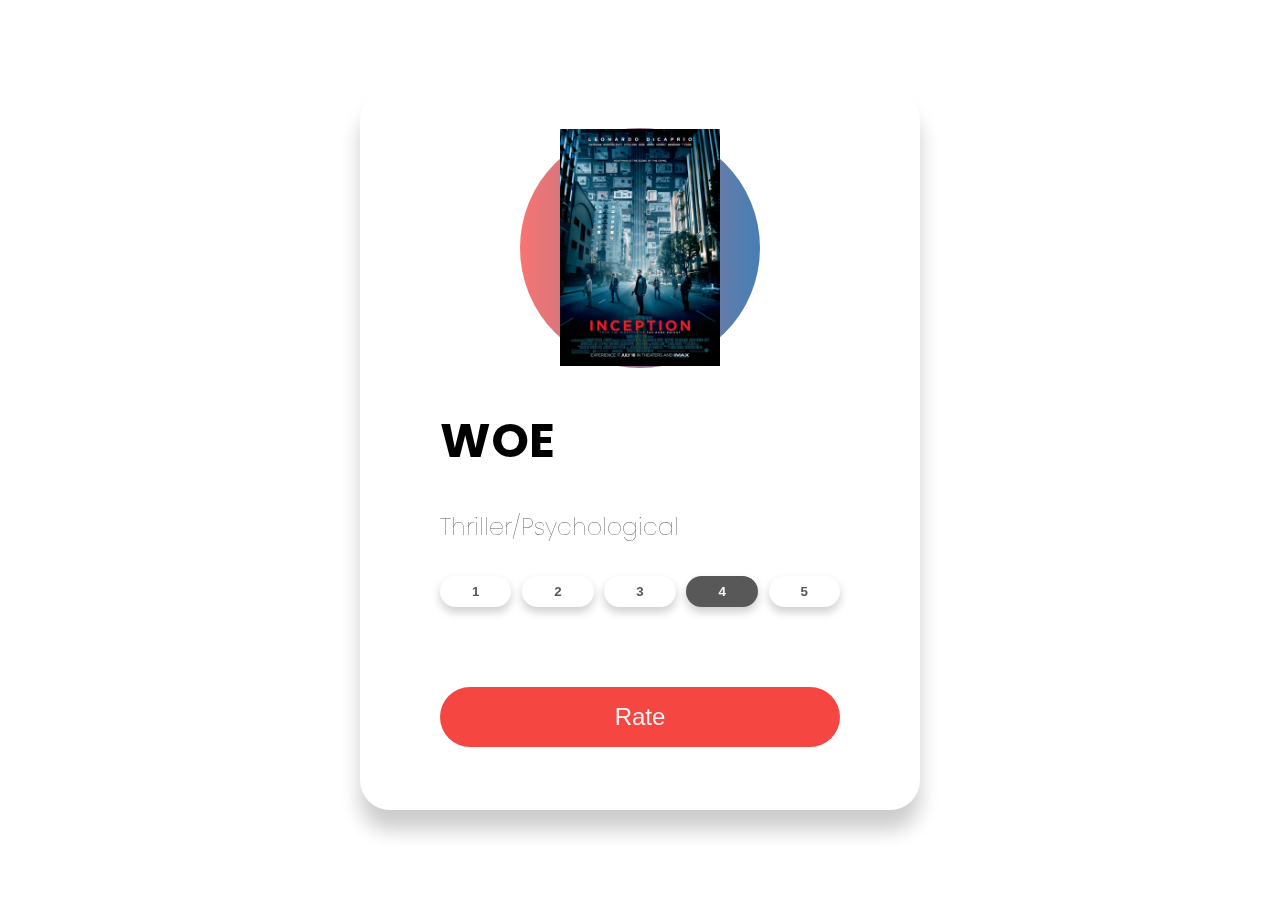
<file: moviecardanim/index.html>
<!DOCTYPE html>
    <html lang="en">
    <head>
        <meta charset="UTF-8">
        <meta name="viewport" content="width=device-width, initial-scale=1.0">
        <title>Movie Card</title>
        <link href="https://fonts.googleapis.com/css2?family=Poppins:wght@400;500&display=swap" rel="stylesheet">
        <link rel="stylesheet" href="assets/css/style.css"> 
    </head>
    <body>
        <!-- <h1>Inception Card</h1> -->
        <div class="container">
            <div class="card">
                <div class="movie">
                    <div class="circle"></div>
                        <img src="assets/images/inception/MV5BMjAxMzY3NjcxNF5BMl5BanBnXkFtZTcwNTI5OTM0Mw@@._V1_.jpg" alt="inception-poster">
                    </div>
                    <div class="info">
                        <h1 class="title">WOE</h1>
                        <h3>Thriller/Psychological</h3>
                        <div class="ratings">
                            <button>1</button>
                            <button>2</button>
                            <button>3</button>
                            <button class="active">4</button>
                            <button>5</button>
                        </div>
                        <div class="purchase">
                            <button>Rate</button>
                        </div>
                    </div>
            </div>
        </div>
        <script src="app.js"></script>
    </body>
</html>
</file>
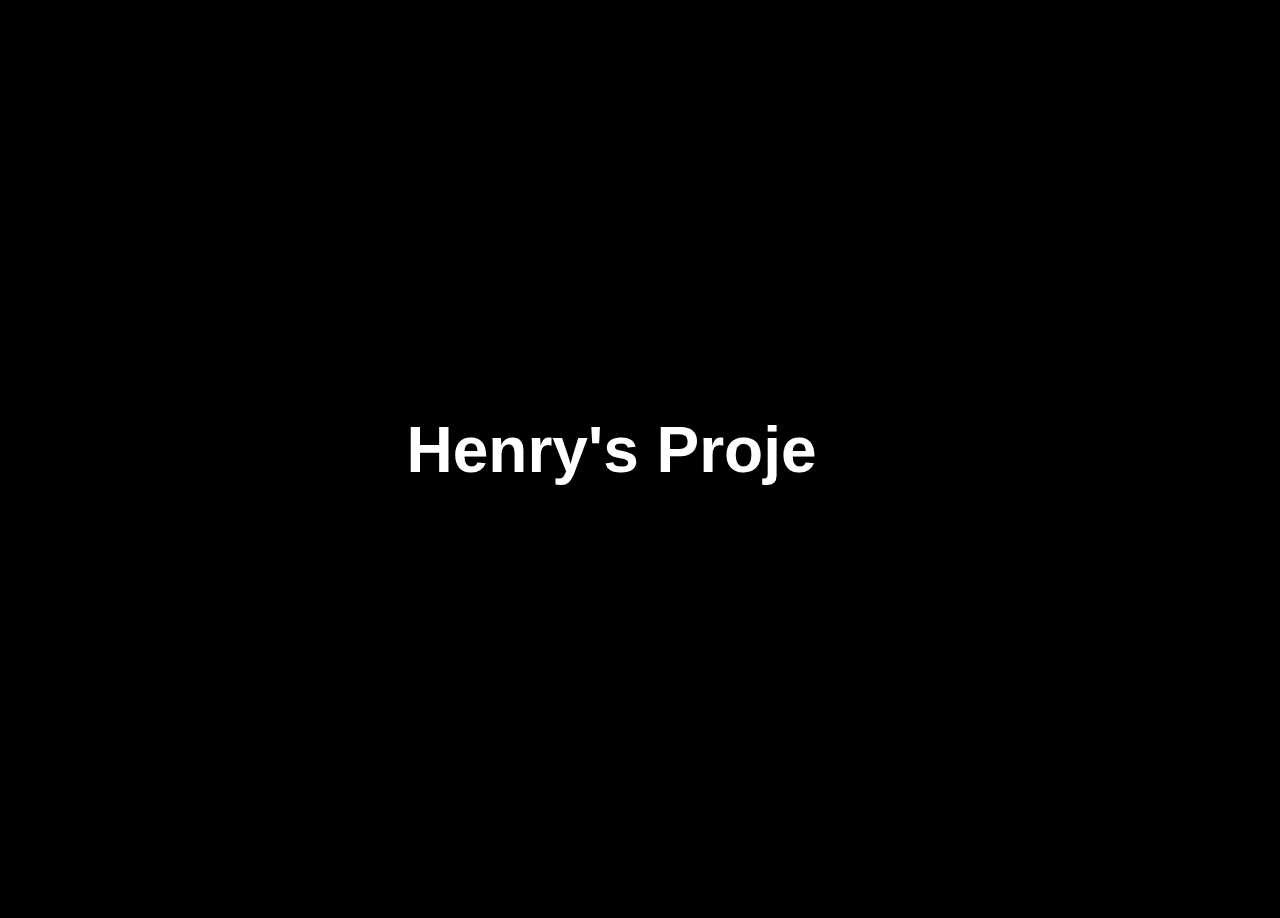
<file: text_animation_js/index.html>
<!DOCTYPE html>
<html>
<head>
	<meta charset="utf-8">
	<meta name="viewport" content="width=device-width, initial-scale=1">
	<meta http-equiv="X-UA-Compatiable" content="le=edge" />
	<title> Henry's project</title>
	<link rel="stylesheet" href="./style.css" />
</head>
<body>
	<h1 class="fancy">Henry's Project</h1>
	<p>basic javaScript Animation Project - from youtube - https://www.youtube.com/watch?v=GUEB9FogoP8</p>
<script src="./app.js"></script>
</body>
</html>
</file>
<file: moviecardanim/assets/css/style.css>
* {
    margin: 0;
    padding: 0;
    box-sizing: border-box;
}

body {
    font-family: "Poppins", sans-serif;
    min-height: 100vh;
    display: flex;
    align-items: center;
    justify-content: center;
    perspective: 1000px;
}

.container {    
    width: 50%;
    display: flex;
    justify-content: center;
    align-items: center;
}

.card {
    transform-style: preserve-3d;
    min-height: 80vh;
    width: 35rem;
    border-radius: 30px;
    padding: 0rem 5rem;
    box-shadow: 0 20px 20px rgba(0,0,0,0.2), 0px 0px 50px rgba(0, 0, 0, 0); /* x-cordinate, y-cordinate, blur amount, color(rgba)*/
}

.movie {
    min-height: 35vh;
    display: flex;
    align-items: center;
    justify-content: center;
}

.movie img {
    width: 10rem;
    z-index: 2;
    transition: all 0.75s ease-out;
}

.circle {
    width: 15rem;
    height: 15rem;
    background: linear-gradient(
        to right,
        rgba(245, 70, 66, 0.75),
        rgba(8, 83, 156, 0.75)
    );
    position: absolute;
    border-radius: 50%;
    z-index: 1;
}

.info h1 {
    font-size: 3rem;
    transition: all 0.75s ease-out;
}

.info h3 {
    font-size: 1.5rem;
    padding: 2rem 0rem;
    color: #585858;
    font-weight: lighter;
    transition: all 0.75s ease-out;
}

.ratings {
    display: flex;
    justify-content: space-between;
    transition: all 0.75s ease-out;
}

.ratings button {
    padding: 0.5rem 2rem;
    background: none;
    border: none;
    box-shadow: 0px 5px 10px rgba(0,0,0,0.2);
    border-radius: 30px;
    cursor: pointer;
    font-weight: bold;
    color: #585858;
    transition: all 0.75s ease-out;
}

button.active {
    background: #585858;
    color: whitesmoke;
}

.purchase {
    margin-top: 5rem;
    transition: all 0.75s ease-out;
}

.purchase button {
    width: 100%;
    padding: 1rem 0rem;
    cursor: pointer;
    border: none;
    border-radius: 35px;
    color: whitesmoke;
    font-size: 1.5rem;
    background: #f54642;
}
</file>
<file: text_animation_js/style.css>
*{

margin: 0;
padding: 0;
box-sizing: border-box;

}

body{

	background: black;
}
h1{
  color: white;
  font-size: 4rem;
  font-family: sans-serif;
  line-height: 100vh;
  text-align: center;
}


span {
  opacity: 0;
  transition: all 0.5s ease;
}

span.fade {
  opacity: 1;
}
}
</file>
